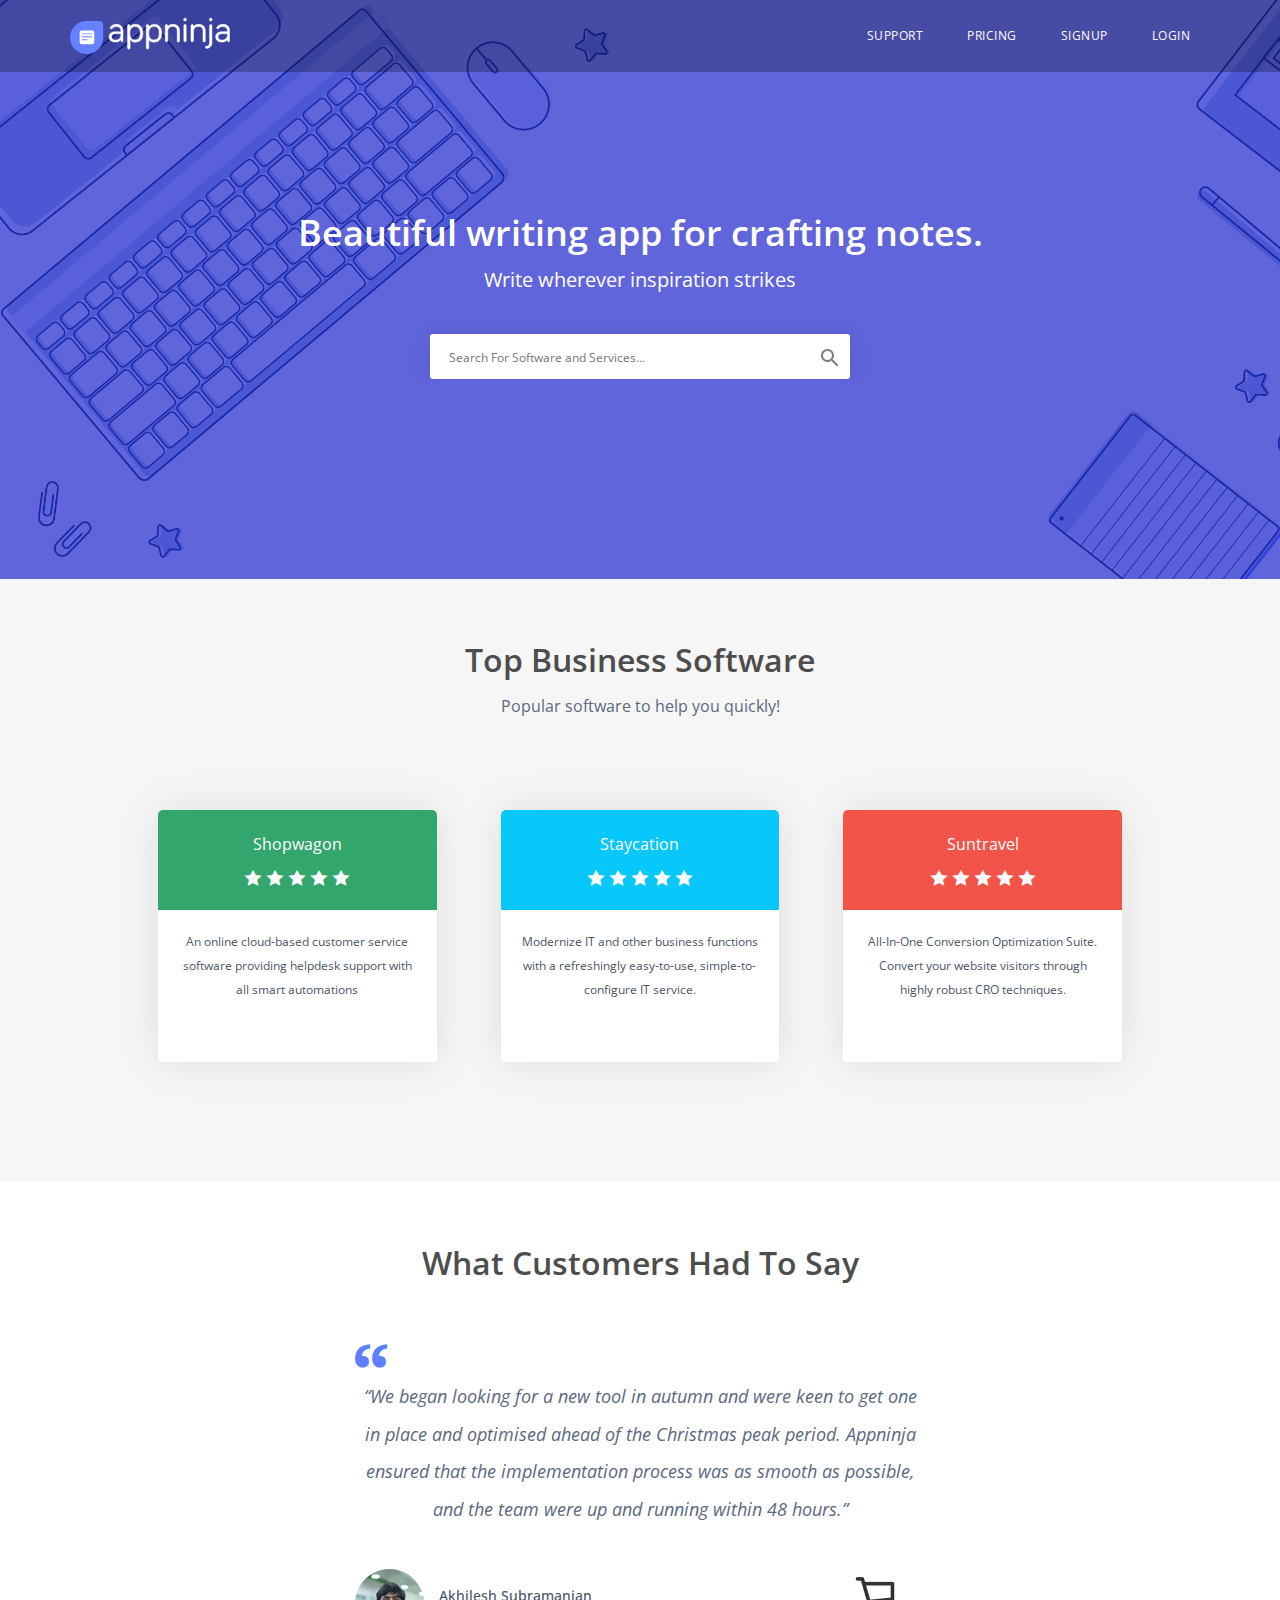
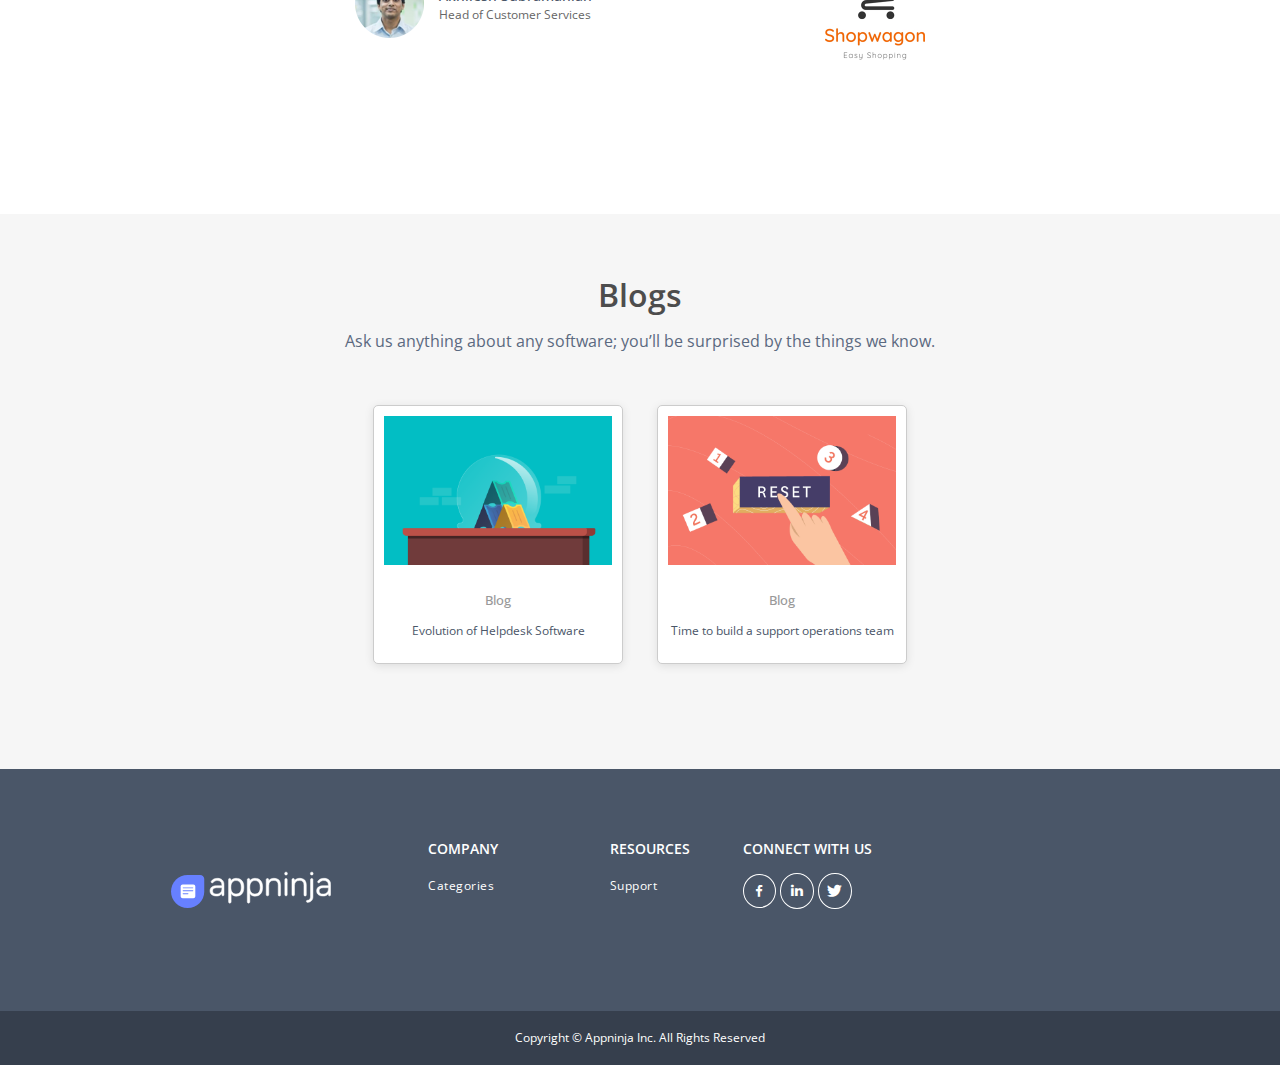
<file: index.html>
<!doctype html>
<html>
  <head>
    <meta charset="utf-8">
    <meta name="viewport" content="width=device-width, initial-scale=1, shrink-to-fit=no">
    <title>Appninjaaa</title>
    <link rel="icon" size="64x64" type="image/png" href="assets/images/branding/fav-freshnotes.png"/>
    <META NAME="ROBOTS" CONTENT="NOINDEX, NOFOLLOW">
    <link href="css/style.css" rel="stylesheet" />
    <link href="https://fonts.googleapis.com/css?family=Open+Sans" rel="stylesheet">
    <script src='//cdn.freshmarketer.com/603426/1628888.js'></script>
    <script src="https://wchat.freshchat.com/js/widget.js"></script>
  </head>
<body>
      <script>
  window.fcWidget.init({
    token: "87cc47b8-bbdc-4cd5-aacd-e4f8a57765c5",
    host: "https://wchat.freshchat.com"
  });
</script>
<!--   Header section -->
  <nav>
      <div class="epics-nav-wrap">
        <div class="epics-nav-sec">
          <div class="epics-logo-wrap">
            <a class="epics-logo" href="/"></a>
            <span class="nav-burger">
              <span class="nav-burger-icon"></span>
            </span>
          </div>
          <ul class="epic-nav-list epic-nav-main-menu">
            <li class="nav-item">
              <a href="http://help.appninja.org/support/home" class="epic-nav-label" target="blank">Support</a>
            </li>
            <li class="nav-item">
              <a href="pricing" class="epic-nav-label">Pricing</a>
            </li>
            <li class="nav-item">
              <a href="signup" class="epic-nav-label">Signup</a>
            </li>
            <li class="nav-item">
              <a href="https://notes.appninja.org/" class="epic-nav-label">Login</a>
            </li>
          </ul>
        </div>
      </div>
        </nav>
<!--   Banner section -->
  <section class="epics-banner epics-sect">
    <div class="epics-wrap epics-align-center">
      <div class="epics-row font-color-light">
          <h1>Beautiful writing app for crafting notes.</h1>
          <p class="epics-sub-text">Write wherever inspiration strikes</p>
          <div class="search-wrap">
             <form autocomplete="off" action="#" method="POST" novalidate="novalidate" class="epics-search" >
                <div class="email-field">
                   <input type="email" name="" class="search-box" placeholder="Search For Software and Services..." aria-required="true">
                   <!-- <input type="submit" value="Search" class="epics-btn epics-btn-solid" /> -->
              </div>
          </form>
        </div>
      </div>
      </div>
      </section>
<!--   categories section -->

<!--   Top Software section -->
  <section class="epics-section epics-bg-light">
    <div class="epics-wrap epics-align-center">
      <div class="epics-section-heading">
        <h2>Top Business Software</h2>
        <p class="epics-sub-text-v2 epics-l-article">Popular software to help you quickly!</p>
      </div>
      <div class="epics-top-rated-wrap">
        <div class="epics-top-rated-sec">
          <div class="top-rated-sec-top fd font-color-light">
            <p class="epics-sub-text-v2 epics-l-article">Shopwagon</p>
            <div class="epics-review-stars">
              <span class="fa icon-star checked"></span>
              <span class="fa icon-star checked"></span>
              <span class="fa icon-star checked"></span>
              <span class="fa icon-star checked"></span>
              <span class="fa icon-star checked"></span>
            </div>
          </div>
          <div class="top-rated-sec-bottom">
            <p class="">An online cloud-based customer service software providing helpdesk support with all smart automations</p>
          </div>
        </div>
        <div class="epics-top-rated-sec">
          <div class="top-rated-sec-top fs font-color-light">
            <p class="epics-sub-text-v2 epics-l-article">Staycation</p>
            <div class="epics-review-stars">
              <span class="fa icon-star checked"></span>
              <span class="fa icon-star checked"></span>
              <span class="fa icon-star checked"></span>
              <span class="fa icon-star checked"></span>
              <span class="fa icon-star checked"></span>
            </div>
          </div>
          <div class="top-rated-sec-bottom">
            <p class="">Modernize IT and other business functions with a refreshingly easy-to-use, simple-to-configure IT service.</p>
          </div>
        </div>
        <div class="epics-top-rated-sec">
          <div class="top-rated-sec-top fm font-color-light">
            <p class="epics-sub-text-v2 epics-l-article">Suntravel</p>
            <div class="epics-review-stars">
              <span class="fa icon-star checked"></span>
              <span class="fa icon-star checked"></span>
              <span class="fa icon-star checked"></span>
              <span class="fa icon-star checked"></span>
              <span class="fa icon-star checked"></span>
            </div>
          </div>
          <div class="top-rated-sec-bottom">
            <p class="">All-In-One Conversion Optimization Suite. Convert your website visitors through highly robust CRO techniques.</p>
          </div>
        </div>
      </div>
    </div>
      </section>
<!--   Testimonial section -->
  <section class="epics-section">
    <div class="epics-wrap epics-align-center">
      <div class="epics-section-heading">
        <h2>What Customers Had To Say </h2>
<!--         <p class="epics-sub-text-v2 epics-l-article">Our clients love us. Here’s proof!</p>
 -->      </div>
    <div class="epics-testimonial-content-wrap">
      <div class="epics-testimonial-content active">
        <div class="quote-wrap"><i class="icon-quote-open testimonial-quote-icon"></i></div>
        <p class="epics-testimonial-quote">“We began looking for a new tool in autumn and were keen to get one in place and optimised ahead of the Christmas peak period. Appninja ensured that the implementation process was as smooth as possible, and the team were up and running within 48 hours.”</p>
        <div class="testimonial-img-wrap">
          <div class="epics-author-bio">
            <div class="image-small">
              <img class="original-image fadeIn " alt="Alex Johnson" title="Alex Johnson" src="assets/images/testimonial/profile.png" >
            </div>
            <div class="author-bio-details">
              <h6 class="author-name">
                  Akhilesh Subramanian
              </h6>
              <p class="author-designation">Head of Customer Services</p>
            </div>
          </div>
          <div class="testimonial-logo">
            <img class="original-image fadeIn " alt="shopwagon" title="shopwagon" src="assets/images/testimonial/shopwagon.png" >
          </div>
        </div>
        <i class="icon-quote-close testimonial-quote-icon"></i>
      </div>
    </div>
    </div>
      </section>
<!--   Blog section -->
  <section class="epics-section epics-bg-light">
    <div class="epics-wrap epics-align-center">
              <h2>Blogs</h2>
          <p class="epics-sub-text-v2 epics-l-article">Ask us anything about any software; you’ll be surprised by the things we know.</p>

     <!-- <div class="epics-row blog-wrap">
           <div class="search-wrap">
             <form autocomplete="off" action="/" method="POST" novalidate="novalidate" class="epics-search" >
                <div class="email-field">
                   <input type="email" name="" class="search-box" placeholder="Enter email address" aria-required="true">
                   <input type="submit" value="Subscribe now" class="epics-btn epics-btn-solid">
              </div>
          </form>
        </div>
      </div>-->
      <div class="blog-box-wrap">
        <div class="blog-box ">
          <div class="blog-box-left">
            <img class="original-image fadeIn " alt="" title="" src="assets/images/branding/blog-1.png" srcset="assets/images/branding/blog-1.png 2x">
          </div>
          <div class="resource-box-right">
            <h5 class="">Blog</h5>
            <div class="ellipsis-wrapper" style="word-wrap: break-word;">
              <p>Evolution of Helpdesk Software</p>
            </div>
          </div>
          </div>
          <div class="blog-box ">
          <div class="blog-box-left">
            <img class="original-image fadeIn " alt="" title="" src="assets/images/branding/blog-2.png" srcset="assets/images/branding/blog-2.png 2x">
          </div>
          <div class="resource-box-right">
            <h5 class="">Blog</h5>
            <div class="ellipsis-wrapper" style="word-wrap: break-word;">
              <p>Time to build a support operations team</p>
            </div>
          </div>
          </div>
        </div>
        </div>
    </section>
<!--   Footer section -->


    <footer class="epics-footer">
      <div class="epics-wrap">
          <div class="footer-wrap">
            <div class="footer-sec footer-left-sec">
              <div class="footer-links-wrap">
                <h4>Company</h4>
                <ul>
                  <li><a href="#">Categories</a></li>
                </ul>
              </div>
              <div class="footer-links-wrap footer-resource">
                <h4>Resources</h4>
                <ul>
                  <li><a href="http://help.appninja.org/support/home">Support</a></li>
                </ul>
              </div>
              <div class="footer-links-wrap social-links">
                <h4>Connect with us</h4>
                <ul>
                  <li><a href="#" class="icon-facebook"></a></li>
                  <li><a href="#" class="icon-linkedin"></a></li>
                  <li><a href="#" class="icon-twitter"></a></li>
                </ul>
              </div>
            </div>
            <div class="footer-sec footer-right-sec">
              <div class="footer-logo-wrap">
              <a class="epics-logo" href="/"></a>
            </div>
            </div>
          </div>
      </div>
      <div class="footer-copyrights">
            <div class=" epics-align-center">
              <p class="footer-copyrights-text">Copyright © Appninja Inc. All Rights Reserved</p>
            </div>
          </div>
    </footer>

<script src="js/source.js"></script>


</body>

</html>
</file>
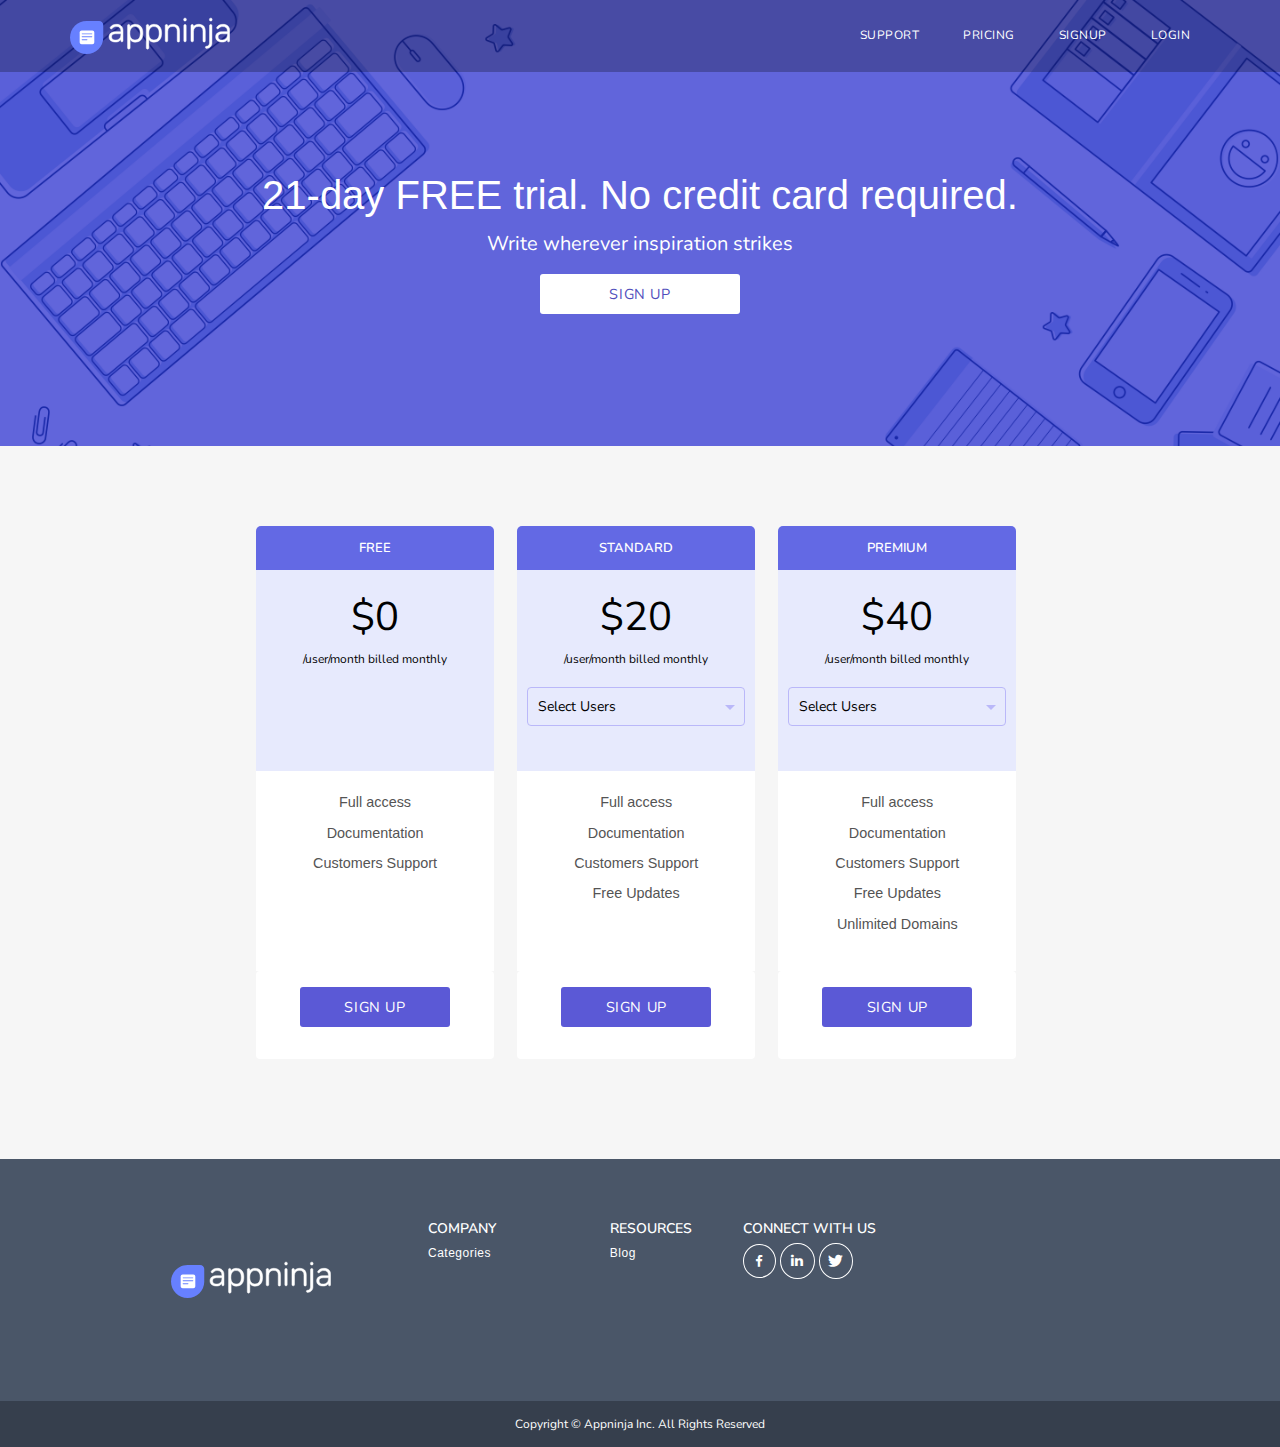
<file: pricing.html>
<!DOCTYPE HTML>
<html>
<head>
<title>Appninja - Pricing</title>
<link rel="stylesheet" href="css/style.css">
<link href="pricing.css" rel="stylesheet" type="text/css" media="all"/>
<link rel="icon" size="64x64" type="image/png" href="assets/images/branding/fav-freshnotes.png"/>
<link href='https://fonts.googleapis.com/css?family=Nunito:400,300' rel='stylesheet' type='text/css'>
<script src='//cdn.freshmarketer.com/603426/1628888.js'></script>
<script src="https://wchat.freshchat.com/js/widget.js"></script>
<script src="https://ajax.aspnetcdn.com/ajax/jQuery/jquery-3.3.1.min.js"></script>

</head>
<script>
	$(document).ready(function(){
// alert("sam")
//TOGGLING NESTED ul
$(".drop-down.premi .selected a").click(function(e) {
	e.preventDefault();
    $(".drop-down.premi .options ul").toggle();
});
$(".drop-down.standard .selected a").click(function(e) {
	e.preventDefault();
    $(".drop-down.standard .options ul").toggle();
});

	$(".drop-down .options ul li a").click(function(e) {
		//alert("pp-sam")
		e.preventDefault();
		var getClass=$(this).attr('class');

		if(getClass=="pre"){
			var text = $(this).html();
			$(".drop-down.premi .selected a span").html(text);
    	$(".drop-down.premi .options ul").hide();
			var getVal = $(".drop-down.premi .selected a span span").text();
			if(getVal==100){
				console.log(window.fcWidget.isOpen(),"100user")
				if (window.fcWidget.isOpen() != true) {
					window.fcWidget.track('select100_user', {
          //Key and value can be anything relatable to your web app.
        	});
    		}

			}
			$('.pre-val').text('$'+getVal*40)

		}
		else{
			var text = $(this).html();
			$(".drop-down.standard .selected a span").html(text);
    	$(".drop-down.standard .options ul").hide();
			var getVal = $(".drop-down.standard .selected a span span").text();
			$('.stand-val').text('$'+getVal*20)


		}
});


//HIDE OPTIONS IF CLICKED ANYWHERE ELSE ON PAGE
$(document).bind('click', function(e) {
    var $clicked = $(e.target);
    if (! $clicked.parents().hasClass("drop-down"))
        $(".drop-down .options ul").hide();
});
})
</script>
<body>
	
		<script>
  window.fcWidget.init({
    token: "87cc47b8-bbdc-4cd5-aacd-e4f8a57765c5",
    host: "https://wchat.freshchat.com"
  });
</script>

	<!--   Header section -->
	<nav>
		<div class="epics-nav-wrap">
		  <div class="epics-nav-sec">
			<div class="epics-logo-wrap">
			  <a class="epics-logo" href="/"></a>
			  <span class="nav-burger">
				<span class="nav-burger-icon"></span>
			  </span>
			</div>
			<ul class="epic-nav-list epic-nav-main-menu">
			  <li class="nav-item">
					<a href="http://help.appninja.org/support/home" class="epic-nav-label" target="blank">Support</a>
			  </li>
			  <li class="nav-item">
				<a href="pricing" class="epic-nav-label">Pricing</a>
			  </li>
			  <li class="nav-item">
				<a href="signup" class="epic-nav-label">Signup</a>
				</li>
				<li class="nav-item">
					<a href="https://notes.appninja.org/" class="epic-nav-label">Login</a>
				</li>
			</ul>
		  </div>
		</div>
		  </nav>
  <!--   Banner section -->
<div class="priceing-table w3l">
	  <section class="epics-banner epics-sect" style="padding: 160px 0 100px;">
				<div class="epics-wrap epics-align-center">
					<div class="epics-row font-color-light">
							<h1>21-day FREE trial. No credit card required.</h1>
							<p class="epics-sub-text">Write wherever inspiration strikes</p>
							<div class="price-selet pric-sclr3 re-bg">
									<a class="popup-with-zoom-anim top-btn-banner" href="signup">Sign Up</a>
						 </div>
							<!-- <div class="search-wrap">
								 <form autocomplete="off" action="#" method="POST" novalidate="novalidate" class="epics-search" >
										<div class="email-field">
											 <input type="email" name="" class="search-box" placeholder="Search For Software and Services..." aria-required="true">
									</div>
							</form>
						</div> -->
					</div>
					</div>
					</section>


		<div class="priceing-table-main">
			<div class="price-grid">
	    		   <div class="price-block agile">
		    			<div class="price-gd-top pric-clr1">
		    				<h4>Free</h4>
		    				<h3>$0</h3>
		    				<h5>/user/month billed monthly</h5>
		    			</div>
		    			<div class="price-gd-bottom">
		    				<div class="price-list">
			    				<ul>
			    					<li>Full access</li>
			    					<li>Documentation</li>
			    					<li>Customers Support</li>
			    				</ul>
		    				</div>
		    			</div>
		    		    <div class="price-selet pric-sclr1">
		    			   	  <a class="popup-with-zoom-anim" href="signup.html">Sign Up</a>
		    			</div>
		    		</div>
	    		</div>
	    		<div class="price-grid">
	    			<div class="price-block agile">
		    			<div class="price-gd-top pric-clr2">
		    				<h4>Standard</h4>
		    				<h3 class="stand-val">$20</h3>
								<h5>/user/month billed monthly</h5>
								<div class="drop-down standard">
										<div class="selected">
											<a href="#" class="drop-box"><span>Select Users</span></a>
										</div>
										<div class="options">
											<ul>
												<li ><a href="#"class="stand">10 Users<span class="value">10</span></a></li>
												<li><a href="#" class="stand">100 Users<span class="value">100</span></a></li>
												<li><a href="#" class="stand">1000 Users<span class="value">1000</span></a></li>
											</ul>
										</div>
									</div>
		    			</div>
		    			<div class="price-gd-bottom">
		    				<div class="price-list">
			    				<ul>
			    					<li>Full access</li>
			    					<li>Documentation</li>
			    					<li>Customers Support</li>
			    					<li>Free Updates</li>
			    				</ul>
		    				</div>
		    			</div>
		    		    <div class="price-selet pric-sclr2">
		    			   	 <a class="popup-with-zoom-anim" href="signup.html">Sign Up</a>
		    			</div>
		    		</div>
	    		</div>
	    		<div class="price-grid wthree">
	    			<div class="price-block agile">
		    			<div class="price-gd-top pric-clr3">
		    				<h4>Premium</h4>
		    				<h3 class="pre-val">$40</h3>
								<h5>/user/month billed monthly</h5>
								<div class="drop-down premi">
										<div class="selected">
											<a href="#" class="drop-box"><span>Select Users</span></a>
										</div>
										<div class="options">
											<ul>
												<li ><a href="#"class="pre">10 Users<span class="value">10</span></a></li>
												<li><a href="#" class="pre">100 Users<span class="value">100</span></a></li>
												<li><a href="#" class="pre">1000 Users<span class="value">1000</span></a></li>
											</ul>
										</div>
									</div>
							</div>

		    			<div class="price-gd-bottom">
		    				<div class="price-list">
			    				<ul>
			    					<li>Full access</li>
			    					<li>Documentation</li>
			    					<li>Customers Support</li>
			    					<li>Free Updates</li>
			    					<li>Unlimited Domains</li>
			    				</ul>
		    				</div>
		    			</div>
		    		    <div class="price-selet pric-sclr3">
		    			   	<a class="popup-with-zoom-anim" href="#">Sign Up</a>
		    			</div>
		    		</div>
    	       </div>
             <div class="clear"> </div>
		</div>
	</div>
</div>
<footer class="epics-footer">
	<div class="epics-wrap">
		<div class="footer-wrap">
		  <div class="footer-sec footer-left-sec">
			<div class="footer-links-wrap">
			  <h4>Company</h4>
			  <ul>
				<li><a href="#">Categories</a></li>
			  </ul>
			</div>
			<div class="footer-links-wrap footer-resource">
			  <h4>Resources</h4>
			  <ul>
				<li><a href="#">Blog</a></li>
			  </ul>
			</div>
			<div class="footer-links-wrap social-links">
			  <h4>Connect with us</h4>
			  <ul>
				<li><a href="#" class="icon-facebook"></a></li>
				<li><a href="#" class="icon-linkedin"></a></li>
				<li><a href="#" class="icon-twitter"></a></li>
			  </ul>
			</div>
		  </div>
		  <div class="footer-sec footer-right-sec">
			<div class="footer-logo-wrap">
			<a class="epics-logo" href="/"></a>
		  </div>
		  </div>
		</div>
	</div>
	<div class="footer-copyrights">
		  <div class=" epics-align-center">
			<p class="footer-copyrights-text">Copyright © Appninja Inc. All Rights Reserved</p>
		  </div>
		</div>
  </footer>
<script src="js/source.js"></script>
</body>
</html>
</file>
<file: css/style.css>
/* RESET CSS PART */
html,
body,
div,
span,
iframe,
h1,
h2,
h3,
h4,
h5,
h6,
p,
a,
em,
img,
ol,
ul,
li,
fieldset,
form,
label,
figure,
figcaption,
input {
    margin: 0;
    padding: 0;
    border: 0;
    outline: none;
    font-family: 'Open Sans', sans-serif;
    vertical-align: baseline;
    background: transparent
}
* {
    -webkit-tap-highlight-color: transparent;
    font-variant-numeric: lining-nums;
    word-break: break-word;
}
ol,
ul {
    list-style: none
}
a, a:focus, a:visited {
    border: none;
    text-decoration: none;
    font-weight: normal;
}
img {
    max-width: 100%;
    height: auto;
    width: 100%;
}

/* add icon */

@font-face {
  font-family: 'icomoon';
  src: url("../assets/fonts/icomoon/icomoon.eot");
  src: url("../assets/fonts/icomoon/icomoon.eot#iefix") format("embedded-opentype"), url("../assets/fonts/icomoon/icomoon.ttf") format("truetype"), url("../assets/fonts/icomoon/icomoon.woff") format("woff"), url("../assets/fonts/icomoon/icomoon.svg#icomoon") format("svg");
  font-weight: 400;
  font-style: normal; }

[class*=' icon-'],
[class^='icon-'] {
  /* use !important to prevent issues with browser extensions that change fonts */
  font-family: 'icomoon' !important;
  speak: none;
  font-style: normal;
  font-weight: 400;
  font-variant: normal;
  text-transform: none;
  line-height: 1;
  /* Better Font Rendering =========== */
  -webkit-font-smoothing: antialiased;
  -moz-osx-font-smoothing: grayscale; }



/* COADING PART STARTS */

.h1, .h2, .h3, .h4, .h5, .h6, .h7, h1, h2, h3, h4, h5, h6 {
    font-weight: 500;
    color: #4d4d4d;
    font-family: 'Open Sans', sans-serif;
    margin: 10px 0;
}
h5{
  color: #999;
}
p,a,span{
  font-family: 'Open Sans', sans-serif;

}
p, .p{
  font-size: 0.75rem;
  line-height: 2;
  color: #4a5668;
}
*, ::after, ::before {
    box-sizing: border-box;
}

.fd{background-color: #32a66c;}
.fs{background-color: #08c7fb;}
.fm{background-color: #f25449;}

.epics-align-center{
  text-align: center;
}
.icon-big, .icon-small, .icon-investors span, .epics-banner, .social-media, .epics-logo {
    background-size: 100% 100%;
    background-repeat: no-repeat;
}
.epics-banner {
  background-size: cover;
}

.h1, h1 {
    font-size: 2.25rem;
    line-height: 1.29;
    font-weight: 600;
}
.h2, h2 {
    font-size: 2rem;
    line-height: 1.33;
    font-weight: 600;
}
.h6, h6 {
    font-size: 0.875rem;
    line-height: 1.5;
    color: #4a5668;
    margin: 0;
}
.font-color-light h1,.font-color-light .epics-sub-text,.font-color-light .epics-sub-text-v2, .footer h3 {
  color: #fff
}
.epics-sub-text,.epics-sub-text-v2,.epics-sub-text-v3 {
    font-size: 1.25rem;
    line-height: 1.4;
    color: #5b6980;

}

.epics-bg-light{
  background-color: #f6f6f6;
}
.epics-section{
  padding: 50px 0;
}
.epics-banner{
  /* background-image: linear-gradient(to right bottom, #34c1e8, #00cfde, #00dac6, #5de1a5, #99e581); */
  padding: 200px 0;
  /* background-image: linear-gradient(to top, #007adf 0%, #00ecbc 100%); */
  /* background-image: linear-gradient(-225deg, #3D4E81 0%, #5753C9 48%, #6E7FF3 100%); */
  background-image: url('../assets/images/branding/banner-bg.png');

}
.epics-wrap{
  max-width: 1140px;
  padding: 0 40px;
  margin: 0 auto;
  overflow: hidden;

}
.epics-sub-text-v2 {
  font-size: 1rem;
  line-height: 1.75;
}
.epics-sub-text-v3 {
  font-size: .875rem;
  line-height: 2;
  padding: 10px;
}

.epics-nav-wrap.sticky-nav-active{
  background: #fff;
  position: fixed;
  width: 100%;
  box-shadow: 0 3px 5px 0 rgba(0,0,0,.1);
}

.nav-burger {
    padding: 20px;
    cursor: pointer;
    pointer-events: all;
    float: right;
    line-height: 1.25;
    display: none;
  }
  .nav-burger-icon {
      width: 20px;
      height: 2px;
      border-radius: 1px;
      position: relative;
      display: inline-block;
      vertical-align: middle;
      background: #fff;
  }
  .epic-nav-list.epic-nav-main-menu.show, .epics-sub-nav.show {
    display: block;
  }
  .nav-burger-icon::after, .nav-burger-icon::before {
    content: '';
    position: absolute;
    width: 100%;
    height: 100%;
    border-radius: inherit;
    background: #fff;
    transition: transform 250ms ease;
    -ms-transform-origin: 50% 1px;
    transform-origin: 50% 1px;
}
.nav-burger-icon::before {
    top: -6px;
}
.nav-burger-icon::after {
    bottom: -6px;
}
.sticky-nav-active .nav-burger-icon::after, .sticky-nav-active .nav-burger-icon::before, .sticky-nav-active .nav-burger-icon {
  background: #000;
}



/* categorie section */


.email-field:after {
  content: '';
  width: 32px;
  height: 26px;
  position: absolute;
  right: 0;
  opacity: .5;
  background-image: url('../assets/images/branding/search-new.svg');
  background-repeat: no-repeat;
  top: 12px;
}

.epics-cat-wrap {
  margin: 30px 0;
  overflow: hidden;
}
.epics-cat-sec {
    padding: 20px 10px;
    width: 222px;
    float: left;
    border-radius: 5px;
    border: 1px solid #ccc;
    margin: 20px;
    min-height: 48px;
}
.cat-sec-left {
    float: left;
}
.cat-sec-right {
    text-align: left;
    margin-left: 50px;
}
.cat-sec-icon{
  width: 36px;
  height: 36px;
  margin: 0 auto;
}

/* primary btn */
.epics-btn {
    cursor: pointer;
    border: none;
    border-radius: 3px;
    text-align: center;
    letter-spacing: 1px;
    text-transform: uppercase;
    display: inline-block;
    transition: background-color .15s ease-in;
    white-space: normal;
}
.epics-btn-solid{
    color: #fff;
    padding: 13px 22px;
    font-size: .875rem;
    vertical-align: bottom;
    min-width: 200px;
    font-weight: bold;
    /* background:#525204; */
    background: #CECE24;

}
a.epics-btn-visit {
  border: 1px solid #b3b3b3;
  color: #4a5668;
  min-width: 140px;
  font-size: .875rem;
  padding: 9px 15px;
  margin-top: 20px;
}

/* Top rated categories */
.epics-top-rated-wrap {
  margin: 60px 0 40px;
}
.epics-top-rated-sec {
  width: 26.3%;
  display: inline-block;
  margin: 30px;
  box-shadow: 0 0 40px 0 rgba(0, 0, 0, 0.1);
}
.top-rated-sec-top {
  padding: 20px 20px 20px;
  position: relative;
  border-top-left-radius: 5px;
  border-top-right-radius: 5px;
}
.top-rated-sec-bottom {
  padding: 20px 20px 60px;
  background: #fff;
  border-bottom-left-radius: 5px;
  border-bottom-right-radius: 5px;
}
.cat-sec-icon-wrap{
  width: 80px;
  height: 80px;
  border-radius: 5px;
  background-color: #fff;
  position: absolute;
  margin: auto;
  left: 0;
  right: 0;
  top: -40px;
}
.zendesk-icon-bg{background-color: #04363d;}

.cat-sec-icon-wrap .cat-sec-icon {
    margin: auto;
    left: 0;
    top: 0;
    bottom: 0;
    right: 0;
    position: absolute;
}
.epics-review-stars {
  margin: 10px 0 0;
}
.icon-star::before {
  content: '\e929';
}
.fa {
  color: #fff;
  opacity: 0.5;
}
.checked {
    color: #fff;
    opacity: 1;
}

/* Testimonial section */
.epics-testimonial-content{
  display: none;
}

.epics-testimonial-content.active{
  display: block;
}
.epics-testimonial-content-wrap {
  width: 57.5%;
  margin: 40px auto;
  padding: 10px 20px;
}
.epics-testimonial-quote {
    font-size: 1.125rem;
    font-style: italic;
    color: #5b6980;
    line-height: 2.11;
}
.icon-quote-open::before {
    content: '\e914';
}
.quote-wrap {
  text-align: left;
  font-size: 2rem;
  color: #5e7fff;
}
.testimonial-img-wrap {
    padding: 40px 0;
    overflow: hidden;
}
.epics-author-bio {
  float: left;
}
.testimonial-logo {
  float: right;
  width: 100px;
}
.epics-author-bio .image-small {
    width: 70px;
    height: 70px;
    margin-right: 10px;
}
.epics-author-bio .author-bio-details {
    text-align: left;
}
.epics-author-bio .image-small, .epics-author-bio .author-bio-details {
  display: inline-block;
  vertical-align: middle;
}
.author-company, .author-designation {
    color: #666;
    margin: 0;
    line-height: 1.55;
}
.carousel-indicators-wrapper {
    float: right;
}
.carousel-control {
    background: #fff;
    padding: 6px 8px;
    border-radius: 5px;
    border: 1px solid #5e7eff !important;
    margin: 5px;
    color: #5e7eff;
}
.icon-arrow-right {
    padding: 0 2px;
}
.icon-arrow-right::before {
  content: '\e906';
}
.icon-arrow-left::before {
  content: '\e901';
}


/* header section*/

  .epics-nav-wrap {
    position: absolute;
    width: 100%;
    top: 0;
    z-index: 9;
    background: rgba(0, 0, 0, 0.25);
  }
  .nav-item a{
    color: #fff;
  }
  .sticky-nav-active .nav-item a, .sticky-nav-active .has-sub-menu{
    color: #000;
  }

  .epics-nav-sec {
    max-width: 1140px;
    margin: 0 auto;
  }
  .epics-logo-wrap{
    display: inline-block;
  }
  .epics-nav-wrap .epics-logo, .epics-footer .epics-logo {
    width: 197px;
    height: 38px;
    margin: 17px 0;
    background-size: 160px;
    display: inline-block;
    vertical-align: middle;
    background-image: url('../assets/images/branding/freshnotes.svg');
  }
  .epics-footer .epics-logo{
        background-image: url('../assets/images/branding/freshnotes.svg');
  }
  .epics-nav-wrap.sticky-nav-active .epics-logo {
  background-image: url('../assets/images/branding/freshnotes.svg');
}

.epics-nav-wrap.sticky-nav-active .nav-item a.epics-nav-btn{
  color: #fff;
}
  .epic-nav-list {
    margin: 0;
    padding: 0;
    list-style-type: none;
}


  .epic-nav-main-menu {
    position: static;
    display: inline-block;
    opacity: 1;
    pointer-events: all;
    z-index: 200;
    float: right;
    margin-top: 10px;
    width: auto;
  }
  .nav-item {
    display: inline-block;
    background-color: transparent;
    border-bottom: none;
    position: relative;
    cursor: pointer;
    vertical-align: top;
    overflow-x: visible;
    padding: 13px 20px;
    color: #fff;
  }
  .epics-nav-btn {
    background-image: linear-gradient(104deg, #5ecaff, #776aff);
    border-radius: 3px;
    padding: 8px 20px;
    margin-top: 3px;
  }
  .epics-sub-nav {
    display: block;
    position: absolute;
    width: auto;
    min-width: 120px;
    max-height: none;
    background-color: #fff;
    border-radius: 5px;
    box-shadow: 0 0 10px 0 rgba(0, 0, 0, 0.2);
    white-space: nowrap;
    opacity: 0;
    top: 55px;
    left: 50%;
    transform: translateX(-50%);
    visibility: hidden;;
  }
  .nav-sub-item{
    padding: 10px 20px;
  }
  .nav-sub-item a.nav-sub-label {
    color: #000;
  }
  .epic-nav-label {
    text-transform: uppercase;
    font-size: 12px;
    letter-spacing: 0.5px;
    line-height: 12px;
}
.epics-sub-nav::before {
    content: '';
    position: absolute;
    width: 14px;
    height: 0;
    border: 7px solid transparent;
    border-bottom: 7px solid #fff;
    top: -14px;
    left: 50%;
    -ms-transform: translateX(-50%);
    transform: translateX(-50%);
}
.has-sub-menu:hover .epics-sub-nav {
    opacity: 1;
    visibility: visible;;
}
.nav-item:hover .epic-nav-label{
    opacity: .8;
}
.nav-sub-item a.nav-sub-label:hover {
    color: #776aff;
}
.search-btn {
    height: 45px;
    outline: 0;
    border-radius: 3px;
    border: solid 1px #ccc;
    padding: 9px 9px 9px 12px;
    margin-bottom: 0;
    border-right: none;
    border-top-right-radius: 0;
    border-bottom-right-radius: 0;
    min-width: 218px;
}

/* sdfs*/
button, input {
    overflow: visible;
    margin: 0;
}

.epics-search{
    font-size: 0;
    position: relative;
    display: inline-block;
  }
.epics-search input, .epics-search .epics-btn{
  height: 45px;
  outline: 0;
  border-radius: 3px;
  padding: 10px 9px 9px 19px;
  display: inline-block;
  vertical-align: middle;
  margin-bottom: 0;
  font-size: 12px;
  box-shadow: 0 2px 20px 0 rgba(0, 0, 0, 0.1);

}

.epics-search .epics-btn{
  padding: 10px;
    border: none;
    line-height: 1.9;
    letter-spacing: 1px;
    cursor: pointer;
    float: right;
    border-top-left-radius: 0;
    border-bottom-left-radius: 0;
    border-top-right-radius: 3px;
    border-bottom-right-radius: 3px;
}


.epics-search .search-box{
  min-width: 420px;
  background: #fff;
}
.search-wrap{
  margin: 40px 0 0;
}

.search-wrap input.epics-btn{
  min-width: 180px;
}




/* new footer */
.epics-footer{
  background-color: #4a5668;
}

.footer-wrap {
  margin: 20px 0;
  overflow: hidden;
}

.footer-left-sec {
  float: right;
  width: 70%;
}
.footer-right-sec {
  width: 30%;
}

.footer-sec{
  float: right;
  overflow: hidden;
}

.footer-logo-wrap {
    margin: 65px auto;
    text-align: center;
    top: 0;
}
.footer-links-wrap {
    width: 24.5%;
    padding: 40px 0px;
    float: left;
}
.footer-links-wrap h4, .footer-links-wrap a {
  color: #fff;
}
.footer-links-wrap a {

  font-size: 12px;
    letter-spacing: 0.5px;
    line-height: 12px;

}
.footer-links-wrap li {
    padding: 5px 0;
}
.footer-links-wrap h4 {
    font-size: 14px;
    font-weight: 600;
    text-transform: uppercase;
}
.icon-facebook::before {
  content: '\e915';
}

.icon-google-plus::before {
  content: '\e916';
}

.icon-linkedin::before {
  content: '\e917';
}

.icon-twitter::before {
  content: '\e918';
}

a.icon-facebook {
    border: 1px solid;
    border-radius: 50%;
    padding: 10px 12px;
    display: inline-block;
}
a.icon-linkedin {
    border: 1px solid;
    border-radius: 50%;
    padding: 11px 10px;
    display: inline-block;
}
a.icon-twitter {
    border: 1px solid;
    border-radius: 50%;
    padding: 11px 8px;
    display: inline-block;
}
.social-links li{
  display: inline-block;
}

/* blog sec */

.blog-wrap{
  width: 400px;
}
.search-wrap {
    margin: 40px 0 0;
  }
  .blog-wrap .epics-search .search-box {
    min-width: 240px;
}
.search-wrap input.epics-btn {
    min-width: 150px;
}

.blog-box-wrap {
    margin: 40px 0;
}

.blog-box {
    border: 1px solid #ccc;
    text-align: center;
    max-width: 250px;
    margin: 10px 15px;
    padding: 10px;
    overflow: hidden;
    box-shadow: 0 2px 10px 0 rgba(0,0,0,.1);
    background-color: #fff;
    border-radius: 5px;
    cursor: pointer;
    display: inline-block;
    width: 250px;
}
.resource-box-right {
    padding: 10px 0;
}

.footer-links-wrap.footer-resource {
    width: 18%;
}
.footer-links-wrap.footer-contact {
    width: 30%;
}

/* copyright */
.footer-copyrights {
    padding: 15px 0;
    text-align: inherit;
    background: #363f4d;
}
p.footer-copyrights-text {
    color: #fff;
    font-size: 12px;
}
.blog-box-left {
    min-height: 155px;
    /* background: #ccc; */
}
.icon-search::before {
  content: '\e92c';
}


@media only screen and (max-width:980px){

  .footer-links-wrap{
    min-height: 180px;
  }
  .footer-links-wrap.footer-resource {
    width: 27%;
  }
  .footer-links-wrap.footer-contact {
    width: 40%;
 }
 .footer-links-wrap {
    min-height: 140px;
}
.footer-links-wrap {
    padding: 0px 0 20px 0px;
}
}



@media only screen and (max-width:780px){
  .sticky-nav-active .nav-item a, .sticky-nav-active .has-sub-menu {
    color: #fff;
}
  .h1, h1 {
    font-size: 1.875rem;
  }
  .epics-sub-text, .epics-sub-text-v2, .epics-sub-text-v3 {
    font-size: 1rem;
  }
  .epics-cat-sec{
    width: 42%;
  }
  .epics-top-rated-sec{
        width: 60%;
        margin: 30px 0 60px;
  }
  .epics-testimonial-content-wrap {
    width: 87.5%;
    padding: 0px;
  }
  .blog-wrap {
    width: 100%;
    margin: 0 auto;
    text-align: center;
}

.blog-box {
    float: none;
    max-width: 50%;
    margin: 40px 15px 0;
}

.footer-sec {
    float: none;
  }
  .footer-left-sec {
    width: 100%;
  }
  .footer-wrap {
    margin: 40px 0;
  }
  .footer-logo-wrap {
    margin: 0 auto;
    text-align: left;
    top: 0;
}
.footer-right-sec {
    width: 100%;
}
.blog-box-wrap {
    margin: 0px;
    overflow: hidden;
}

    .epics-logo-wrap,.nav-burger {
      display: block;
    }
    .epic-nav-list.epic-nav-main-menu {
      background: #000;
      width: 100%;
      float: none;
      margin-top: 0;
      display: none;
      padding-bottom: 20px;
    }
    .nav-item {
      display: block;
    }
    .epic-nav-list.epics-sub-nav {
      position: relative;
      top: 0;
      left: 0;
      right: 0;
      transform: translateX(0%);
      margin-top: 15px;
      border-radius: 0;
      box-shadow: 0 0 0 0;
    }
    .epics-sub-nav::before{
      border: none;
      border-bottom: none;
    }
    .epics-sub-nav{
      display: none;
    }
.epics-top-rated-wrap{
    margin-bottom: 0;
  }
  .epics-banner{
    padding: 130px 0;
  }
}


@media only screen and (max-width:580px){
  .epic-nav-main-menu {
    display: none;
  }
  .epics-banner {
    padding: 120px 0px 80px;
  }
  .search-wrap input.epics-btn{
    min-width: 50px;
  }
  .epics-search .search-box{
    min-width: 220px;
  }
  .epics-cat-sec{
    width: 90%;
  }
  .epics-top-rated-sec{
        width: 90%;
  }

  h2 {
    font-size: 1.5rem;
  }
  .epics-sub-text, .epics-sub-text-v2, .epics-sub-text-v3 {
    font-size: 0.875rem
  }
  .epics-testimonial-quote {
    font-size: 1rem;
  }
  .blog-box {
    max-width: 100%;
  }
  .blog-wrap .epics-search .search-box{
    width: 90%;
    border-right: 1px solid #ccc;
    border-top-right-radius: 3px;
    border-bottom-right-radius: 3px;
  }
  .blog-wrap .epics-search .epics-btn{
    float: none;
    margin: 10px 0 0;
    border-top-left-radius: 0;
    border-bottom-left-radius: 0;
    width: 90%;
  }

  .blog-box {
  float: none;
    width: 80%;
    margin: 40px auto 0;
}
.footer-links-wrap {
    width: 100%;
    float: none;
    min-height: auto;
}
.epics-wrap{
  padding: 0 20px;
}

}
</file>
<file: pricing.css>
/* reset */
html,
body,
div,
span,
applet,
object,
iframe,
h1,
h2,
h3,
h4,
h5,
h6,
p,
blockquote,
pre,
a,
abbr,
acronym,
address,
big,
cite,
code,
del,
dfn,
em,
img,
ins,
kbd,
q,
s,
samp,
small,
strike,
strong,
sub,
sup,
tt,
var,
b,
u,
i,
dl,
dt,
dd,
ol,
nav ul,
nav li,
fieldset,
form,
label,
legend,
table,
caption,
tbody,
tfoot,
thead,
tr,
th,
td,
article,
aside,
canvas,
details,
embed,
figure,
figcaption,
footer,
header,
hgroup,
menu,
nav,
output,
ruby,
section,
summary,
time,
mark,
audio,
video {
    margin: 0;
    padding: 0;
    border: 0;
    font-size: 100%;
    font: inherit;
    vertical-align: baseline;
}
article,
aside,
details,
figcaption,
figure,
footer,
header,
hgroup,
menu,
nav,
section {
    display: block;
}
ol,
ul {
    list-style: none;
    margin: 0px;
    padding: 0px;
}
blockquote,
q {
    quotes: none;
}
blockquote:before,
blockquote:after,
q:before,
q:after {
    content: '';
    content: none;
}
/* start editing from here */
a {
    text-decoration: none;
}
.txt-rt {
    text-align: right;
}
/* text align right */
.txt-lt {
    text-align: left;
}
/* text align left */
.txt-center {
    text-align: center;
}
/* text align center */
.float-rt {
    float: right;
}
/* float right */
.float-lt {
    float: left;
}
/* float left */
.clear {
    clear: both;
}
/* clear float */
.pos-relative {
    position: relative;
}
/* Position Relative */
.pos-absolute {
    position: absolute;
}
/* Position Absolute */
.vertical-base {
    vertical-align: baseline;
}
/* vertical align baseline */
.vertical-top {
    vertical-align: top;
}
/* vertical align top */
nav.vertical ul li {
    display: block;
}
/* vertical menu */
nav.horizontal ul li {
    display: inline-block;
}
/* horizontal menu */
img {
    max-width: 100%;
}
/*end reset*/
body {
    padding: 0;
    margin: 0;
    background-size: cover;
    font-family: 'Nunito', sans-serif;
    /* background-image: linear-gradient(to right bottom, #34c1e8, #00cfde, #00dac6, #5de1a5, #99e581); */
    /* background-image: linear-gradient(to top, #007adf 0%, #00ecbc 100%); */
    /* background-image: linear-gradient(-225deg, #3D4E81 0%, #5753C9 48%, #6E7FF3 100%); */
    background: #f6f6f6;
}
h1,
h2,
h3,
h4,
h5,
h6 {
    margin: 0;
}
p {
    margin: 0;
}
ul {
    margin: 0;
    padding: 0;
}
label {
    margin: 0;
}
a {
    transition: 0.5s all;
    -webkit-transition: 0.5s all;
    -moz-transition: 0.5s all;
    -o-transition: 0.5s all;
}
a:hover {
    transition: 0.5s all;
    -webkit-transition: 0.5s all;
    -moz-transition: 0.5s all;
    -o-transition: 0.5s all;
}
/*--header start here--*/
/*--prices start here--*/
.price-grid {
    float: left;
    width: 31%;
    margin: 0% 3% 0% 0%;
}
.priceing-table h1 {
    font-size: 32px;
    color: #fff;
    text-align: center;
    margin: 10px;
    line-height: 50px;
    font-family: 'Open Sans', sans-serif;
}
.wthree {
    margin: 0% 0% 0% 0%;
}
.priceing-table-main {
    width: 60%;
    margin: 80px auto 0;
    margin-bottom: 100px;
}
.prices-head h2 {
    font-size: 2em;
    color: #68AE00;
    margin: 0em 0em 1em 0.4em;
}
.price-list ul {
    padding: 0px;
    list-style: none;
}
.price-gd-top {
    background: #e7eafd;
    text-align: center;
    border-radius: 5px 5px 0px 0px;
    min-height: 245px;
}
.price-gd-top h4 {
    font-size: 13px;
    color: #fff;
    padding: 13px;
    background: #6369e4;
    border-radius: 5px 5px 0px 0px;
    text-transform: uppercase;
    font-weight: 600;
}
/*-- w3layouts --*/
.price-gd-top h3 {
    padding: 20px 0 5px;
    font-size: 40px;
    color: #000;
}
.price-gd-top h5 {
    font-size: 12px;
    color: #000;
    padding: 0.2em 0em 0.8em 0em;
}
.price-gd-bottom {
    background: #fff;
    text-align: center;
    padding: 1em 0em;
    min-height: 200px;
}
/* .price-gd-top.pric-clr2 h4 {
    background: #7d1e4a;
}
.price-gd-top.pric-clr2 {
    background: #96285b;
}
.price-selet.pric-sclr2 a {
    background: #7d1e4a;
}
.price-gd-top.pric-clr3 {
    background: #2d818a;
}
.price-gd-top.pric-clr3 h4 {
    background: #14646d;
}
.price-selet.pric-sclr3 a {
    background: #14646d;
} */
.price-list ul li {
    padding: 0.5em 0em;
    font-size: 0.9em;
    color: #545454;
}
.price-selet {
    padding: 1em 0em 2em;
    text-align: center;
    background: #fff;
    border-radius: 0px 0px 5px 5px;
    border-radius: 4px;
}
/*-- agileits --*/
.price-selet a {
    font-size: 1.1em;
    color: #fff;
    display: block;
}
.price-selet a {
    font-size: 0.9em;
    color: #ffffff;
    display: inline-block;
    padding: 10px 1.5em;
    background: #5b59d6;
    border-radius: 3px;
    width: 150px;
    text-transform: uppercase;
    letter-spacing: .6px;
}

.price-block {
    /* box-shadow: 0px 0px 2px 1px rgba(0, 0, 0, 0.15); */
    transition: 0.5s all;
    -webkit-transition: 0.5s all;
    -moz-transition: 0.5s all;
    -o-transition: 0.5s all;
    border-radius: 4px;
}
/* .price-block:hover {
    transform: scale(1.1);
    -webkit-transform: scale(1.1);
    -moz-transform: scale(1.1);
    -o-transform: scale(1.1);
    -ms-transform: scale(1.1);
    z-index: 1;
} */
a.popup-with-zoom-anim {
    outline: none;
}

/* .priceing-table{
    width: 100%;
    height: 100%;
} */

#small-dialog h4 {
    margin: 10px 0;
    font-size: 2em;
    color: #696766;
    font-family: 'Monda', sans-serif;
}
#small-dialog,
#small-dialog1,
#small-dialog2,
#small-dialog3,
#small-dialog4,
#small-dialog5 {
    background: white;
    padding: 10px 0 10px 0;
    text-align: left;
    max-width: 500px;
    margin: 40px auto;
    position: relative;
    text-align: center;
    border: 8px solid #882352;
    height: 410px;
    border-radius: 5px;
}
/*-- w3layouts --*/
/*---start-pricing-tabels-----*/
.payment-online-form-left {}
form li {
    list-style: none;
}
form ul {
    padding: 0;
}
h4.payment-head {
    font-size: 1.9em;
    color: #222222;
    padding: 0.5em 0;
    text-align: left;
    float: left;
}
.payment-online-form-left span {
    vertical-align: sub;
    margin-right: 7px;
}
.payment-online-form-left form {
    padding: 0 6%;
}
.payment-online-form-left input[type="text"] {
    padding: 0.7em 1em;
    color: #6B6B6A;
    width: 94.5%;
    margin: 0.8em 0;
    border: 1px solid;
    outline: none;
    transition: border-color 0.3s;
    -o-transition: border-color 0.3s;
    -ms-transition: border-color 0.3s;
    -moz-transition: border-color 0.3s;
    -webkit-transition: border-color 0.3s;
    float: left;
    font-size: 0.9em;
    border-color: #696766;
    -webkit-appearance: none;
}
.payment-online-form-left input[type="password"] {
    padding: 0.7em 1em;
    color: #6B6B6A;
    width: 94.5%;
    margin: 0.8em 0;
    border: 1px solid;
    outline: none;
    transition: border-color 0.3s;
    -o-transition: border-color 0.3s;
    -ms-transition: border-color 0.3s;
    -moz-transition: border-color 0.3s;
    -webkit-transition: border-color 0.3s;
    float: left;
    font-size: 0.9em;
    border-color: #696766;
    -webkit-appearance: none;
}
span.checkbox1 {
    text-align: left;
    display: block;
}
/*--cheek box--*/
.remember-top {
    float: left;
}
.checkbox {
    margin-bottom: 4px;
    font-size: 1.2em;
    line-height: 27px;
    cursor: pointer;
}
.checkbox {
    position: relative;
    font-size: 0.95em;
    font-weight: normal;
    color: #797676;
    padding: 0em 0.5em 0em 2.5em;
}
.checkbox i {
    position: absolute;
    bottom: 5px;
    left: 2px;
    display: block;
    width: 18px;
    height: 18px;
    outline: none;
    background: #fff;
    border: 1px solid #2d818a;
}
.checkbox input + i:after {
    content: '';
    background: url("../images/tick.png") no-repeat 5px 5px;
    top: -1px;
    left: -1px;
    width: 15px;
    height: 15px;
    font: normal 12px/16px FontAwesome;
    text-align: center;
}
/*-- agileits --*/
.checkbox input + i:after {
    position: absolute;
    opacity: 0;
    transition: opacity 0.1s;
    -o-transition: opacity 0.1s;
    -ms-transition: opacity 0.1s;
    -moz-transition: opacity 0.1s;
    -webkit-transition: opacity 0.1s;
}
.checkbox input {
    position: absolute;
    left: -9999px;
}
.checkbox input:checked + i:after {
    opacity: 1;
}
/*---*/
.payment-online-form-left input[type="password"]:hover {
    border: 1px solid #ecb412;
}
input#datepicker {
    padding: 0.7em 1em 0.7em 1em;
}
.payment-online-form-left input[type="text"]:hover {
    border-color: #fa6e6f;
}
.text-box-dark {}
.text-box-light {
    background: url(../images/calender.png) no-repeat 95% 50%;
    cursor: pointer;
    position: relative;
}
.payment-online-form-left ul li:first-child input[type="text"] {
    margin-right: 0%;
}
.payment-online-form-left input[type="text"]:active,
.payment-online-form-left input[type="text"]:hover {
    border-color: #ecb412;
    color: #6B6B6A;
}
.shoppong-pay-1 {
    width: 32px;
    height: 32px;
    display: inline-block;
    background: url(../images/icon.png) no-repeat -111px -26px;
}
/*-- w3layouts --*/
.payment {
    width: 32px;
    height: 32px;
    display: inline-block;
    background: url(../images/icon.png) no-repeat -154px -23px;
}
.payment-date-section {
    background: url(../images/calender.png) no-repeat #fff 50%;
}
.payment-sendbtns {
    float: right;
    margin: 1.5em 0 0em;
}
.payment-sendbtns input[type="submit"] {
    background: #2d818a;
    padding: 10px 25px;
    border: none;
    color: #FFF;
    cursor: pointer;
    font-size: 0.95em;
    display: inline-block;
    -webkit-transition: all 0.5s ease-in-out;
    -moz-transition: all 0.5s ease-in-out;
    -o-transition: all 0.5s ease-in-out;
    transition: all 0.5s ease-in-out;
    outline: none;
    border-radius: 3px;
}
.payment-sendbtns input[type="submit"]:hover {
    color: #FFF;
    background: #882352;
}
a.order {
    background: #696766;
    padding: 10px 25px;
    border: none;
    color: #fff;
    cursor: pointer;
    font-size: 0.95em;
    display: inline-block;
    -webkit-transition: all 0.5s ease-in-out;
    -moz-transition: all 0.5s ease-in-out;
    -o-transition: all 0.5s ease-in-out;
    transition: all 0.5s ease-in-out;
    -webkit-appearance: none;
    outline: none;
    text-decoration: none;
    border-radius: 3px;
}
a.order:hover {
    color: #fff;
    background: #68AE00;
}
.payment-sendbtns li {
    display: inline-block;
}
.payment-type li {
    display: inline-block;
}
.payment-online-form-right {
    background: #2B2937;
    -webkit-border-radius: 5px;
    -moz-border-radius: 5px;
    -o-border-radius: 5px;
    border-radius: 5px;
    border-bottom: 4px solid #1A1822;
}
/*-----*/
.get-started {
    background: url(../images/get.jpg) no-repeat 0px 0px;
    min-height: 400px;
    padding: 8% 0 0 0;
    color: #fff;
    background-size: cover;
    text-align: center;
}
.get-started h4 {
    font-size: 1.5em;
    margin-bottom: 1em;
    font-weight: 400;
    padding: 0;
}
.get-started h3 {
    font-size: 2.8em;
    font-weight: 400;
    margin-bottom: 1em;
    padding: 0;
}
.get-started a {
    padding: 12px 18px;
    border: 1px solid #FF0426;
    font-size: 1.2em;
    color: #fff;
    outline: none;
    font-weight: 400;
    text-decoration: none;
    background: #f94877;
}
.get-started a:hover {
    background: transparent;
    border: 1px solid #f94877;
}
/*-----*/
.visa {
    display: inline-block;
    width: 32px;
    height: 32px;
    background: url(../images/icon.png) no-repeat -32px -28px;
}
.paypal {
    display: inline-block;
    width: 32px;
    height: 32px;
    background: url(../images/icon.png) no-repeat -71px -26px;
}
.payment-online-form-right {
    float: right;
    width: 30%;
    background: #2B2937;
    -webkit-border-radius: 5px;
    -moz-border-radius: 5px;
    -o-border-radius: 5px;
    border-radius: 5px;
    border-bottom: 4px solid #1A1822;
    padding-bottom: 2em;
}
.payment-online-form-right a:hover {
    color: #1ABC9C;
}
.payment-online-form-right ul li {
    display: block;
    padding: 0.5em;
}
.payment-online-form-right ul li a {
    color: #9095AA;
}
.payment-online-form-right h4 {
    color: #FFF;
    font-size: 1em;
    text-transform: uppercase;
    border-bottom: 1px solid rgba(144, 149, 170, 0.22);
    padding: 0.8em;
}
.payment-online-form-right ul {
    padding: 0px 1em;
}
.payment-online-form-right h5 {
    color: #FFF;
    padding: 0.5em 0.8em 0.4em;
    font-size: 1em;
}
.payment-type {
    margin-top: 3%;
    text-align: left;
}
input[type=checkbox].css-checkbox3,
input[type=checkbox].css-checkbox4,
input[type=checkbox].css-checkbox5,
input[type=checkbox].css-checkbox6 {
    display: none;
}
input[type=checkbox].css-checkbox3 + label.css-label3 {
    height: 22px;
    width: 21px;
    display: inline-block;
    line-height: 18px;
    background-repeat: no-repeat;
    background-position: 0 -38px;
    vertical-align: middle;
    cursor: pointer;
    background-image: url(../images/filter-bg.png);
}
input[type=checkbox].css-checkbox3:checked + label.css-label3 {
    background-position: 0px 0px;
}
input[type=checkbox].css-checkbox4 + label.css-label4 {
    height: 22px;
    width: 21px;
    display: inline-block;
    line-height: 18px;
    background-repeat: no-repeat;
    background-position: 0 0px;
    vertical-align: middle;
    cursor: pointer;
    background-image: url(../images/filter-bg.png);
}
input[type=checkbox].css-checkbox4:checked + label.css-label4 {
    background-position: 0px -38px;
}
input[type=checkbox].css-checkbox5 + label.css-label5 {
    height: 22px;
    width: 21px;
    display: inline-block;
    line-height: 18px;
    background-repeat: no-repeat;
    background-position: 0 -38px;
    vertical-align: middle;
    cursor: pointer;
    background-image: url(../images/filter-bg.png);
}
input[type=checkbox].css-checkbox5:checked + label.css-label5 {
    background-position: 0px 0px;
}
input[type=checkbox].css-checkbox6 + label.css-label6 {
    height: 22px;
    width: 21px;
    display: inline-block;
    line-height: 18px;
    background-repeat: no-repeat;
    background-position: 0 0px;
    vertical-align: middle;
    cursor: pointer;
    background-image: url(../images/filter-bg.png);
}
input[type=checkbox].css-checkbox6:checked + label.css-label6 {
    background-position: 0px -38px;
}
/* start state */
.my-mfp-zoom-in #small-dialog {
    opacity: 0;
    -webkit-transition: all 0.2s ease-in-out;
    -moz-transition: all 0.2s ease-in-out;
    -o-transition: all 0.2s ease-in-out;
    transition: all 0.2s ease-in-out;
    -webkit-transform: scale(0.8);
    -moz-transform: scale(0.8);
    -ms-transform: scale(0.8);
    -o-transform: scale(0.8);
    transform: scale(0.8);
}
/* animate in */
.my-mfp-zoom-in.mfp-ready #small-dialog {
    opacity: 1;
    -webkit-transform: scale(1);
    -moz-transform: scale(1);
    -ms-transform: scale(1);
    -o-transform: scale(1);
    transform: scale(1);
}
/* animate out */
.my-mfp-zoom-in.mfp-removing #small-dialog {
    -webkit-transform: scale(0.8);
    -moz-transform: scale(0.8);
    -ms-transform: scale(0.8);
    -o-transform: scale(0.8);
    transform: scale(0.8);
    opacity: 0;
}
/* Dark overlay, start state */
.my-mfp-zoom-in.mfp-bg {
    opacity: 0;
    -webkit-transition: opacity 0.3s ease-out;
    -moz-transition: opacity 0.3s ease-out;
    -o-transition: opacity 0.3s ease-out;
    transition: opacity 0.3s ease-out;
}
/* animate in */
.my-mfp-zoom-in.mfp-ready.mfp-bg {
    opacity: 0.8;
}
/* animate out */
.my-mfp-zoom-in.mfp-removing.mfp-bg {
    opacity: 0;
}
/**
/* Magnific Popup CSS */
.mfp-bg {
    top: 0;
    left: 0;
    width: 100%;
    height: 100%;
    z-index: 1042;
    overflow: hidden;
    position: fixed;
    background: #151515;
    opacity: 0.8;
    filter: alpha(opacity=80);
}
.mfp-wrap {
    top: 0;
    left: 0;
    width: 100%;
    height: 100%;
    z-index: 1043;
    position: fixed;
    outline: none !important;
    -webkit-backface-visibility: hidden;
}
.mfp-container {
    text-align: center;
    position: absolute;
    width: 100%;
    height: 100%;
    left: 0;
    top: 0;
    padding: 0 8px;
    -webkit-box-sizing: border-box;
    -moz-box-sizing: border-box;
    box-sizing: border-box;
}
.mfp-container:before {
    content: '';
    display: inline-block;
    height: 100%;
    vertical-align: middle;
}
.mfp-align-top .mfp-container:before {
    display: none;
}
.mfp-content {
    position: relative;
    display: inline-block;
    vertical-align: middle;
    margin: 0 auto;
    text-align: left;
    z-index: 1045;
}
.mfp-inline-holder .mfp-content,
.mfp-ajax-holder .mfp-content {
    width: 100%;
    cursor: auto;
}
.mfp-ajax-cur {
    cursor: progress;
}
.mfp-zoom-out-cur,
.mfp-zoom-out-cur .mfp-image-holder .mfp-close {
    cursor: -moz-zoom-out;
    cursor: -webkit-zoom-out;
    cursor: zoom-out;
}
.mfp-zoom {
    cursor: pointer;
    cursor: -webkit-zoom-in;
    cursor: -moz-zoom-in;
    cursor: zoom-in;
}
.mfp-auto-cursor .mfp-content {
    cursor: auto;
}
.mfp-close,
.mfp-arrow,
.mfp-preloader,
.mfp-counter {
    -webkit-user-select: none;
    -moz-user-select: none;
    user-select: none;
}
.mfp-loading.mfp-figure {
    display: none;
}
.mfp-hide {
    display: none !important;
}
.mfp-content iframe {
    width: 100%;
    min-height: 500px;
}
.mfp-preloader {
    color: #cccccc;
    position: absolute;
    top: 50%;
    width: auto;
    text-align: center;
    margin-top: -0.8em;
    left: 8px;
    right: 8px;
    z-index: 1044;
}
.mfp-preloader a {
    color: #cccccc;
}
.mfp-preloader a:hover {
    color: white;
}
.mfp-s-ready .mfp-preloader {
    display: none;
}
.mfp-s-error .mfp-content {
    display: none;
}
button.mfp-close,
button.mfp-arrow {
    overflow: visible;
    cursor: pointer;
    border: 0;
    background: #ecb412;
    -webkit-appearance: none;
    display: block;
    padding: 0;
    z-index: 1046;
}
button::-moz-focus-inner {
    padding: 0;
    border: 0;
}
.mfp-close {
    width: 35px;
    height: 35px;
    line-height: 17px;
    position: absolute;
    right: 0%;
    top: 0%;
    text-decoration: none;
    text-align: center;
    color: white;
    font-style: normal;
    font-size: 28px;
    outline: none;
    padding: 0 !important;
}
.mfp-close:hover,
.mfp-close:focus {
    opacity: 1;
}
.mfp-close-btn-in .mfp-close {
    color: #FFFFFF;
    padding: 0 0 7px 0px;
}
.mfp-image-holder .mfp-close,
.mfp-iframe-holder .mfp-close {
    color: white;
    right: -6px;
    text-align: right;
    padding-right: 6px;
    width: 100%;
}
.image-top img {
    width: 100%;
}
.image-top p {
    text-align: justify;
    padding: 2% 0;
    font-size: 15px;
}
.image-top h3 {
    font-size: 1.5em;
    font-weight: 500;
    margin: 16px 0px 0px 0px;
    color: #3F4244;
}
p.bottom {
    text-align: center;
    width: 70%;
    margin: 0 auto;
    padding: 15px 0;
    color: #999;
    font-size: 14px;
}
.clear {
    clear: both;
}
/*--pricing-grids--*/
/*--copy right start here--*/
.copy-rights p {
    font-size: 1em;
    color: #fff;
    text-align: center;
    line-height: 1.7em;
}
.copy-rights p a {
    color: #000;
}
.copy-rights p a:hover {
    color: #fff;
}
.copy-rights {
    padding: 4em 0em 3em 0em;
}
.clear {
    clear: both;
}


.drop-down{
    position: relative;
    padding: 10px 10px 40px;
  }
  
  .drop-down .selected a{
    display: block;
    border: 1px solid #bab8f9;
    border-radius: 4px;
    text-decoration: none;
    color: #000;
    font-size: 14px;
    padding: 4px 0;
  }
  
  .drop-down .selected a span{
    cursor:pointer; 
    display:block; 
    padding:5px;
    padding-left: 10px;
    text-align: left;
  }
  
  .drop-down .option{
    position:relative; 
  }
  
  .drop-down .options ul{
    background: #fff none repeat scroll 0 0;
    display: none;
    list-style: none;
    padding: 0px 0px;
    position: absolute;
    left: 10px;
    top: 46px;
    width: 247px;
    border: 1px solid #bab8f9;
    border-bottom-left-radius: 3px;
    border-bottom-right-radius: 3px;
    border-top: none;
  }
  
  .drop-down .selected span.value, .drop-down .options span.value{
    display: none;
  }
  
  .drop-down .options ul li a{
    padding: 5px;
    display: block;
    text-decoration: none;
    color: #645454;
    font-size: 14px;
    line-height: 26px;
    text-align: left;
    padding-left: 10px;
  }
  
  .drop-down .options ul li a:hover{
    color: #656262;
    transition: 0.2s ease;
    background-color: #e7eafe;
  }
  a.drop-box:after {
    content: '';
    width: 30px;
    height: 30px;
    top: 18px;
    position: absolute;
    right: 7px;
    background-image: url(assets/images/branding/arrow-drop.svg);
}

.price-selet a.top-btn-banner{
    background: #fff;
    color: #504ebc;
    width: 200px;
}
.re-bg{
    background: none;    
}

/*--media quries start here--*/
@media(max-width:1440px) {}
@media(max-width:1366px) {
    .priceing-table-main {
        width: 60%;
    }
    .priceing-table h1 {
        font-size: 2.5em;
    }
}
@media(max-width:1280px) {}
@media(max-width:1024px) {
    .priceing-table-main {
        width: 75%;
    }
    .copy-rights {
        padding: 2em 0em 3em 0em;
    }
}
@media(max-width:991px) {}
@media(max-width:768px) {
    .priceing-table-main {
        width: 90%;
    }
}
@media(max-width:736px) {}
@media(max-width:667px) {}
@media(max-width:640px) {
    .priceing-table-main {
        width: 95%;
    }
    .price-gd-top h4 {
        font-size: 1.4em;
    }
    .price-gd-top h3 {
        padding: 0.2em 0em 0em 0em;
        font-size: 1.7em;
    }
    .price-gd-top h5 {
        font-size: 0.9em;
    }
    .priceing-table h1 {
        font-size: 2.2em;
    }
    .copy-rights {
        padding: 2em 0em 3em 0em;
    }
    .copy-rights p {
        font-size: 0.9em;
    }
}
@media(max-width:568px) {}
@media(max-width:480px) {
    .price-grid {
        float: none;
        width: 80%;
        margin: 0% auto 0%;
    }
    .price-grid {
        margin-bottom: 2em;
    }
    .priceing-table h1 {
        font-size: 1.8em;
    }
    .price-list ul li {
        padding: 0.4em 0em;
        font-size: 0.85em;
    }
    .payment-online-form-left input[type="text"] {
        width: 91.5%;
    }
    .payment-online-form-left input[type="password"] {
        width: 91.5%;
    }
}
@media(max-width:414px) {
    .payment-online-form-left input[type="text"] {
        width: 90.5%;
    }
    .payment-online-form-left input[type="password"] {
        width: 90.5%;
    }
}
@media(max-width:320px) {
    .priceing-table h1 {
        font-size: 1.5em;
        margin: 0.6em 0em 1.2em 0em;
    }
    .price-gd-top h3 {
        font-size: 1.5em;
    }
    .price-gd-top h5 {
        font-size: 0.8em;
        padding: 0em 0em 0.8em 0em;
    }
    .price-grid {
        width: 86%;
    }
    .price-gd-bottom {
        padding: 0.5em 0em;
    }
    .price-list ul li {
        padding: 0.3em 0em;
        font-size: 0.8em;
    }
    .price-selet {
        padding: 0.7em 0em;
    }
    .price-selet a {
        font-size: 0.85em;
        padding: 0.3em 1em;
    }
    .copy-rights p {
        font-size: 0.8em;
    }
    .copy-rights {
        padding: 0.5em 0em 1.5em 0em;
    }
}
</file>
